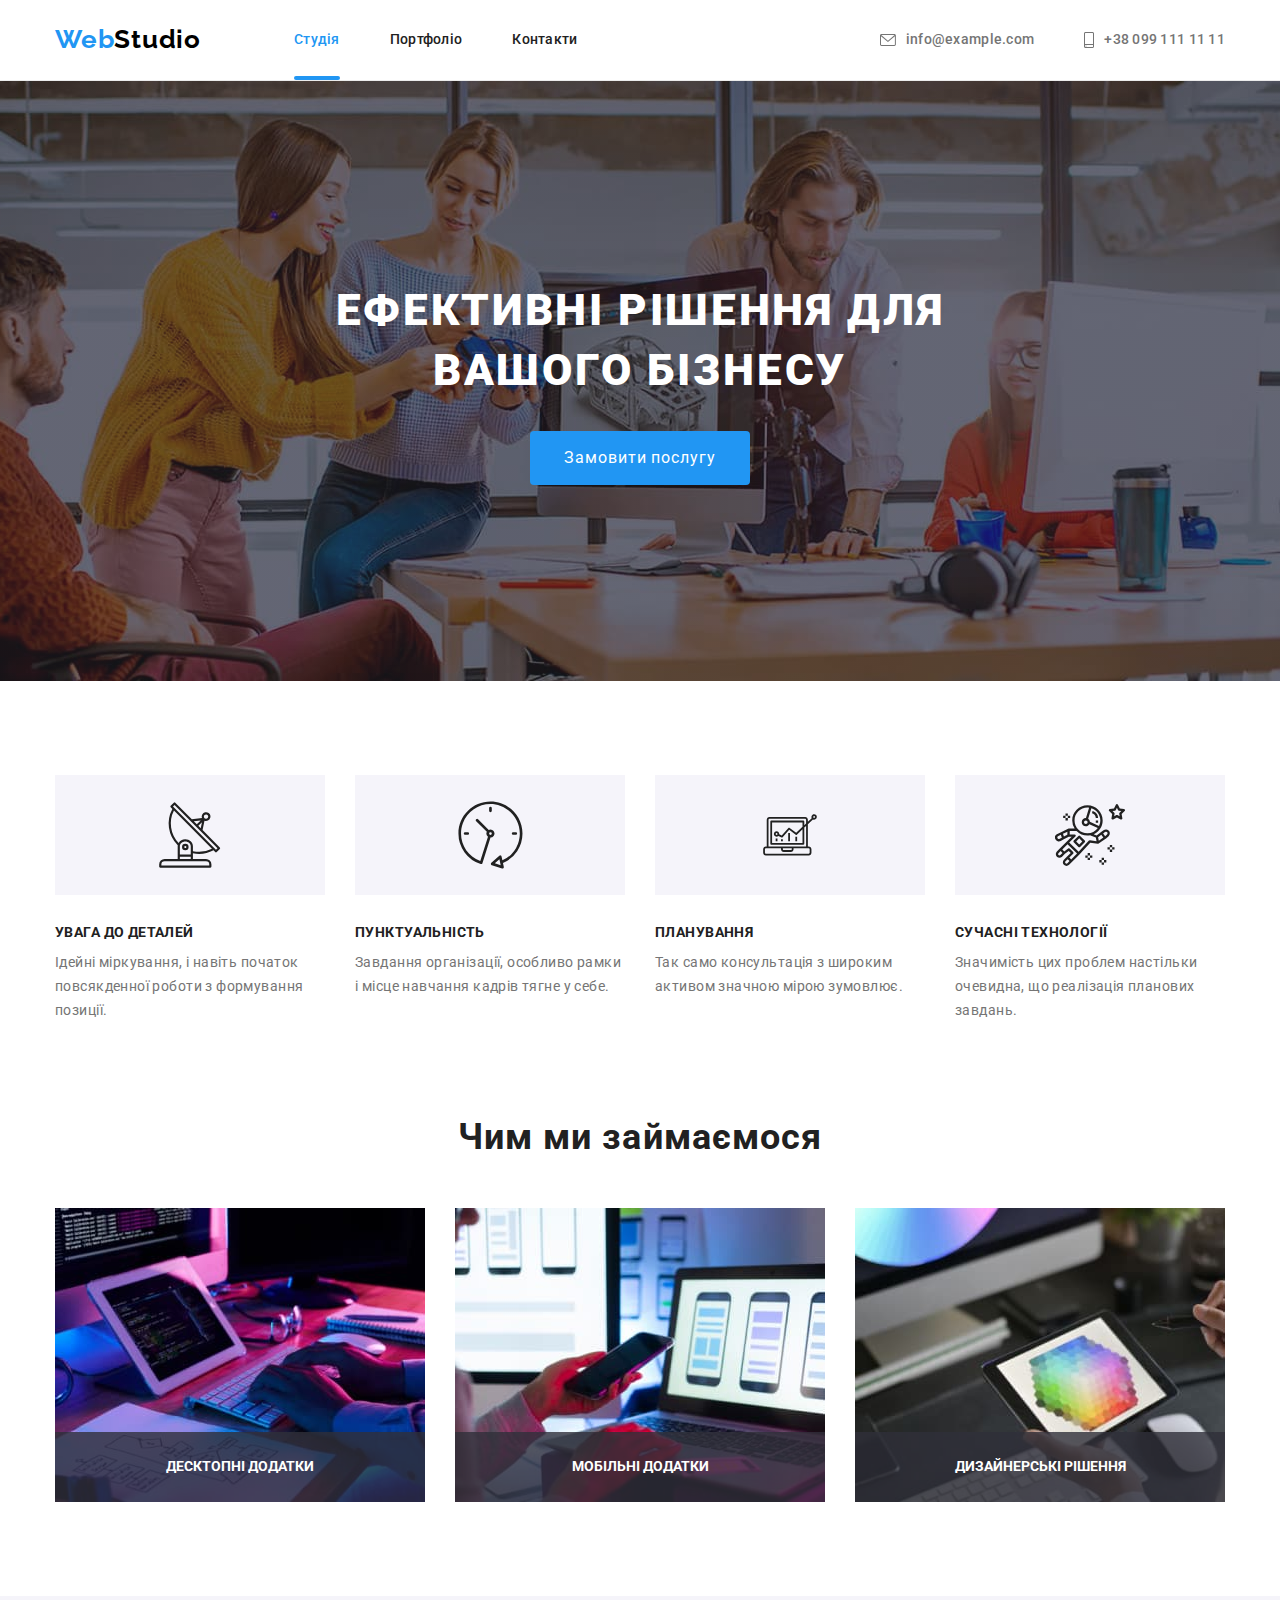
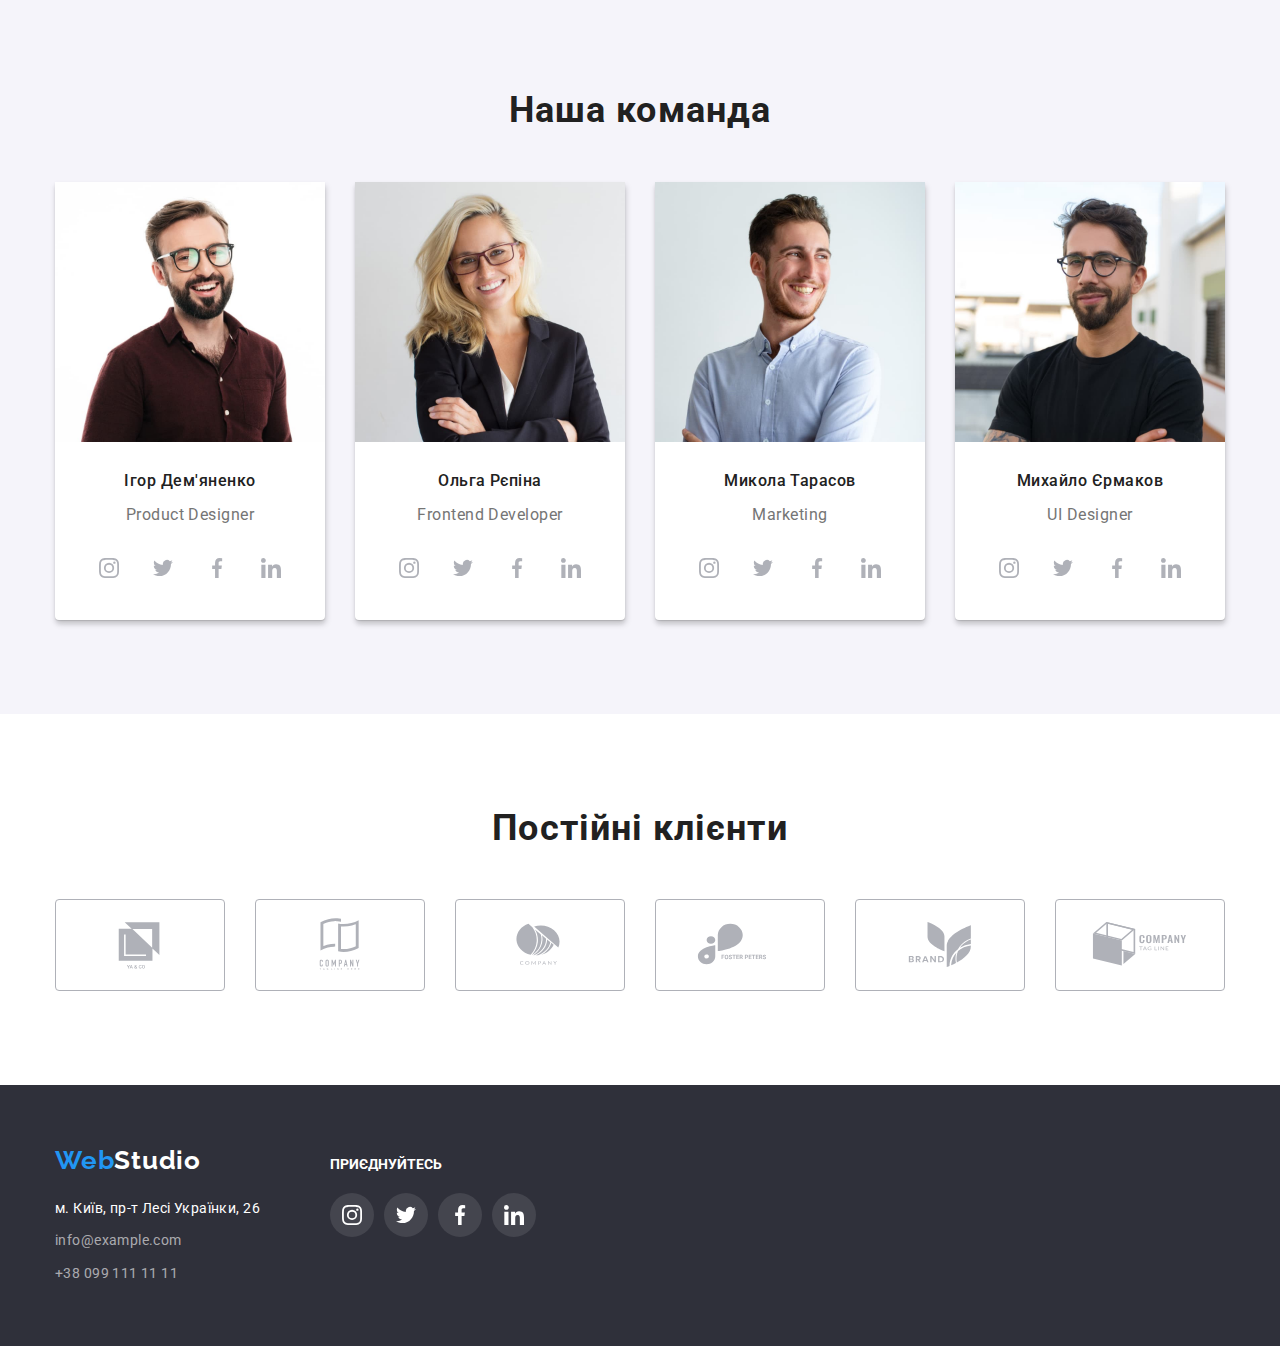
<file: index.html>
<!DOCTYPE html>
<html lang="en">
	<head>
		<meta charset="UTF-8" />
		<meta http-equiv="X-UA-Compatible" content="IE=edge" />
		<meta name="viewport" content="width=device-width, initial-scale=1.0" />
		<title>WebStudio</title>
		<link rel="preconnect" href="https://fonts.googleapis.com" />
		<link rel="preconnect" href="https://fonts.gstatic.com" crossorigin />
		<link
			href="https://fonts.googleapis.com/css2?family=Raleway:wght@700&family=Roboto:wght@400;500;700;900&display=swap"
			rel="stylesheet"
		/>
		<link
			rel="stylesheet"
			href="https://cdnjs.cloudflare.com/ajax/libs/modern-normalize/1.1.0/modern-normalize.min.css"
		/>
		<link rel="stylesheet" href="./css/styles.css" />
	</head>
	<body>
		<header class="header">
			<div class="container main-nav">
				<a href="./index.html" class="header-logo link">
					<span class="header-logo-part header-logo">Web</span><span class="header-logo-second-part header-logo">Studio</span>
				</a>

				<nav class="header-nav">
					<ul class="header-nav-list list">
						<li class="item"><a href="./index.html" class="header-link current link">Студія</a></li>
						<li class="item"><a href="./portfolio.html" class="header-link link">Портфоліо</a></li>
						<li class="item"><a href="/" class="header-link link">Контакти</a></li>
					</ul>
				</nav>
				<ul class="list header-contact">
					<li>
						<a href="mailto:info@example.com" class="header-mail link">
							<svg class="mail-soc-icon" width="16" height="12">
								<use href="./images/symbol-defs.svg#icon-envelope"></use>
							</svg>
							info@example.com
						</a>
					</li>
					<li class="header-tel-contact">
						<a href="tel:+380991111111" class="header-tel link">
							<svg class="phone-soc-icon" width="10" height="16">
								<use href="./images/symbol-defs.svg#icon-header-smartphone"></use>
							</svg>
							+38 099 111 11 11
						</a>
					</li>
				</ul>
			</div>
		</header>
		<main>
			<section class="hero">
				<div class="container">
					<h1 class="hero-title-main">Ефективні рішення для вашого бізнесу</h1>
					<button type="button" class="header-btn" data-modal-open>Замовити послугу</button>
				</div>
			</section>
			<!--Features-->
			<section class="section">
				<div class="container">
					<h2 class="visually-hidden">Наші переваги</h2>
					<ul class="hero-list list">
						<li class="hero-advantage">
							<div class="advantage-logo">
								<svg class="adv-logo-icon" width="65.32" height="70">
									<use href="./images/symbol-defs.svg#icon-antenna"></use>
								</svg>
							</div>
							<h3 class="hero-pre-title">УВАГА ДО ДЕТАЛЕЙ</h3>
							<p class="hero-text">Ідейні міркування, і навіть початок повсякденної роботи з формування позиції.</p>
						</li>
						<li class="hero-advantage">
							<div class="advantage-logo">
								<svg class="adv-logo-icon" width="66.96" height="70">
									<use href="./images/symbol-defs.svg#icon-clock"></use>
								</svg>
							</div>
							<h3 class="hero-pre-title">ПУНКТУАЛЬНІСТЬ</h3>
							<p class="hero-text">Завдання організації, особливо рамки і місце навчання кадрів тягне у себе.</p>
						</li>
						<li class="hero-advantage">
							<div class="advantage-logo">
								<svg class="adv-logo-icon" width="70" height="53.69">
									<use href="./images/symbol-defs.svg#icon-diagram-1"></use>
								</svg>
							</div>
							<h3 class="hero-pre-title">ПЛАНУВАННЯ</h3>
							<p class="hero-text">Так само консультація з широким активом значною мірою зумовлює.</p>
						</li>
						<li class="hero-advantage">
							<div class="advantage-logo">
								<svg class="adv-logo-icon" width="70" height="70">
									<use href="./images/symbol-defs.svg#icon-astronaut"></use>
								</svg>
							</div>
							<h3 class="hero-pre-title">СУЧАСНІ ТЕХНОЛОГІЇ</h3>
							<p class="hero-text">Значимість цих проблем настільки очевидна, що реалізація планових завдань.</p>
						</li>
					</ul>
				</div>
			</section>
			<section class="section work-section">
				<div class="container">
					<h2 class="hero-title">Чим ми займаємося</h2>
					<ul class="hero-item list">
						<li class="hero-item-list">
							<div class="hero-thumb">
								<img src="images/img(1).jpg" alt="development" width="370" />
								<p class="overcard-text">ДЕСКТОПНІ ДОДАТКИ</p>
							</div>
						</li>

						<li class="hero-item-list">
							<div class="hero-thumb">
								<img src="images/img(2).jpg" alt="applications" width="370" />
								<p class="overcard-text">МОБІЛЬНІ ДОДАТКИ</p>
							</div>
						</li>

						<li class="hero-item-list">
							<div class="hero-thumb">
								<img src="images/img(3).jpg" alt="colour-design" width="370" />
								<p class="overcard-text">ДИЗАЙНЕРСЬКІ РІШЕННЯ</p>
							</div>
						</li>
					</ul>
				</div>
			</section>
			<!--Team-->
			<section class="team-section section">
				<div class="container">
					<h2 class="hero-title">Наша команда</h2>
					<ul class="hero-team-list list">
						<li class="hero-team-item">
							<img src="images/img(4).jpg" class="hero-list-foto" alt="igor-demianenko" width="270" />
							<div class="hero-team-container">
								<h3 class="hero-team-member">Ігор Дем'яненко</h3>
								<p class="hero-team-text">Product Designer</p>
								<ul class="team-soc list">
									<li class="team-soc-item">
										<a href="" class="team-soc-link link">
											<svg class="team-soc-icon" width="20" height="20">
												<use href="./images/symbol-defs.svg#icon-instagram"></use>
											</svg>
										</a>
									</li>
									<li class="team-soc-item">
										<a href="" class="team-soc-link link">
											<svg class="team-soc-icon" width="20" height="20">
												<use href="./images/symbol-defs.svg#icon-twitter"></use>
											</svg>
										</a>
									</li>
									<li class="team-soc-item">
										<a href="" class="team-soc-link link">
											<svg class="team-soc-icon" width="20" height="20">
												<use href="./images/symbol-defs.svg#icon-facebook"></use>
											</svg>
										</a>
									</li>
									<li class="team-soc-item">
										<a href="" class="team-soc-link link">
											<svg class="team-soc-icon" width="20" height="20">
												<use href="./images/symbol-defs.svg#icon-linkedin"></use>
											</svg>
										</a>
									</li>
								</ul>
							</div>
						</li>
						<li class="hero-team-item">
							<img src="images/img(5).jpg" class="hero-list-foto" alt="olga-repina" width="270" />
							<div class="hero-team-container">
								<h3 class="hero-team-member">Ольга Рєпіна</h3>
								<p class="hero-team-text">Frontend Developer</p>
								<ul class="team-soc list">
									<li class="team-soc-item">
										<a href="" class="team-soc-link link">
											<svg class="team-soc-icon" width="20" height="20">
												<use href="./images/symbol-defs.svg#icon-instagram"></use>
											</svg>
										</a>
									</li>
									<li class="team-soc-item">
										<a href="" class="team-soc-link link">
											<svg class="team-soc-icon" width="20" height="20">
												<use href="./images/symbol-defs.svg#icon-twitter"></use>
											</svg>
										</a>
									</li>
									<li class="team-soc-item">
										<a href="" class="team-soc-link link">
											<svg class="team-soc-icon" width="20" height="20">
												<use href="./images/symbol-defs.svg#icon-facebook"></use>
											</svg>
										</a>
									</li>
									<li class="team-soc-item">
										<a href="" class="team-soc-link link">
											<svg class="team-soc-icon" width="20" height="20">
												<use href="./images/symbol-defs.svg#icon-linkedin"></use>
											</svg>
										</a>
									</li>
								</ul>
							</div>
						</li>
						<li class="hero-team-item">
							<img src="images/img(6).jpg" class="hero-list-foto" alt="nikolay-tarasov" width="270" />
							<div class="hero-team-container">
								<h3 class="hero-team-member">Микола Тарасов</h3>
								<p class="hero-team-text">Marketing</p>
								<ul class="team-soc list">
									<li class="team-soc-item">
										<a href="" class="team-soc-link link">
											<svg class="team-soc-icon" width="20" height="20">
												<use href="./images/symbol-defs.svg#icon-instagram"></use>
											</svg>
										</a>
									</li>
									<li class="team-soc-item">
										<a href="" class="team-soc-link link">
											<svg class="team-soc-icon" width="20" height="20">
												<use href="./images/symbol-defs.svg#icon-twitter"></use>
											</svg>
										</a>
									</li>
									<li class="team-soc-item">
										<a href="" class="team-soc-link link">
											<svg class="team-soc-icon" width="20" height="20">
												<use href="./images/symbol-defs.svg#icon-facebook"></use>
											</svg>
										</a>
									</li>
									<li class="team-soc-item">
										<a href="" class="team-soc-link link">
											<svg class="team-soc-icon" width="20" height="20">
												<use href="./images/symbol-defs.svg#icon-linkedin"></use>
											</svg>
										</a>
									</li>
								</ul>
							</div>
						</li>
						<li class="hero-team-item">
							<img src="images/img(7).jpg" class="hero-list-foto" alt="michail-ermakov" width="270" />
							<div class="hero-team-container">
								<h3 class="hero-team-member">Михайло Єрмаков</h3>
								<p class="hero-team-text">UI Designer</p>
								<ul class="team-soc list">
									<li class="team-soc-item">
										<a href="" class="team-soc-link link">
											<svg class="team-soc-icon" width="20" height="20">
												<use href="./images/symbol-defs.svg#icon-instagram"></use>
											</svg>
										</a>
									</li>
									<li class="team-soc-item">
										<a href="" class="team-soc-link link">
											<svg class="team-soc-icon" width="20" height="20">
												<use href="./images/symbol-defs.svg#icon-twitter"></use>
											</svg>
										</a>
									</li>
									<li class="team-soc-item">
										<a href="" class="team-soc-link link">
											<svg class="team-soc-icon" width="20" height="20">
												<use href="./images/symbol-defs.svg#icon-facebook"></use>
											</svg>
										</a>
									</li>
									<li class="team-soc-item">
										<a href="" class="team-soc-link link">
											<svg class="team-soc-icon" width="20" height="20">
												<use href="./images/symbol-defs.svg#icon-linkedin"></use>
											</svg>
										</a>
									</li>
								</ul>
							</div>
						</li>
					</ul>
				</div>
			</section>
			<section class="section">
				<div class="container">
					<h2 class="hero-title">Постійні клієнти</h2>
					<ul class="clients list">
						<li class="clients-list">
							<a class="clients-link" href="">
								<svg class="client-icon" width="106" height="60">
									<use href="./images/symbol-defs.svg#icon-Logo-1"></use>
								</svg>
							</a>
						</li>
						<li class="clients-list">
							<a class="clients-link" href="">
								<svg class="client-icon" width="106" height="60">
									<use href="./images/symbol-defs.svg#icon-Logo"></use>
								</svg>
							</a>
						</li>
						<li class="clients-list">
							<a class="clients-link" href="">
								<svg class="client-icon" width="106" height="60">
									<use href="./images/symbol-defs.svg#icon-Logo-2"></use>
								</svg>
							</a>
						</li>
						<li class="clients-list">
							<a class="clients-link" href="">
								<svg class="client-icon" width="106" height="60">
									<use href="./images/symbol-defs.svg#icon-Logo-3"></use>
								</svg>
							</a>
						</li>
						<li class="clients-list">
							<a class="clients-link" href="">
								<svg class="client-icon" width="106" height="60">
									<use href="./images/symbol-defs.svg#icon-Logo-4"></use>
								</svg>
							</a>
						</li>
						<li class="clients-list">
							<a class="clients-link" href="">
								<svg class="client-icon" width="106" height="60">
									<use href="./images/symbol-defs.svg#icon-Logo-5"></use>
								</svg>
							</a>
						</li>
					</ul>
				</div>
			</section>
			<div class="backdrop is-hidden" data-modal>
				<div class="modal">
					<div data-modal-close class="modal-close">
						<svg class="modal-close-icon" width="11" height="11">
							<use href="./images/symbol-defs.svg#icon-close-black-18dp-2-1-1"></use>
						</svg>
					</div>
				</div>
			</div>
		</main>
		<footer class="footer">
			<div class="container footer-container">
				<div class="footer-box">
					<a href="./index.html" class="footer-logo footer-logo-box link">
						<span class="footer-logo-part footer-logo">Web</span><span class="footer-logo-second-part footer-logo">Studio</span>
					</a>
					<address class="footer-list">
						<ul class="list">
							<li class="footer-adress-list">
								<a
									href="https://goo.gl/maps/3mXJQrNmYbc9jaJk7"
									class="footer-location link"
									target="_blank"
									rel="noopener noreferrer nofollow"
								>
									м. Київ, пр-т Лесі Українки, 26
								</a>
							</li>
							<li class="footer-adress-list">
								<a href="mailto:info@example.com" class="footer-mail link">info@example.com</a>
							</li>
							<li class="footer-adress-list">
								<a href="tel:+380991111111" class="footer-tel link">+38 099 111 11 11</a>
							</li>
						</ul>
					</address>
				</div>
				<div class="footer-soc">
					<p class="footer-soc-title">ПРИЄДНУЙТЕСЬ</p>
					<ul class="footer-soc-list list">
						<li>
							<a href="" class="footer-soc-link">
								<svg class="footer-soc-icon" width="20" height="20">
									<use href="./images/symbol-defs.svg#icon-instagram"></use>
								</svg>
							</a>
						</li>
						<li>
							<a href="" class="footer-soc-link">
								<svg class="footer-soc-icon" width="20" height="20">
									<use href="./images/symbol-defs.svg#icon-twitter"></use>
								</svg>
							</a>
						</li>
						<li>
							<a href="" class="footer-soc-link">
								<svg class="footer-soc-icon" width="20" height="20">
									<use href="./images/symbol-defs.svg#icon-facebook"></use>
								</svg>
							</a>
						</li>
						<li>
							<a href="" class="footer-soc-link">
								<svg class="footer-soc-icon" width="20" height="20">
									<use href="./images/symbol-defs.svg#icon-linkedin"></use>
								</svg>
							</a>
						</li>
					</ul>
				</div>
			</div>
		</footer>
		<script src="./js/modal.js"></script>
	</body>
</html>
</file>
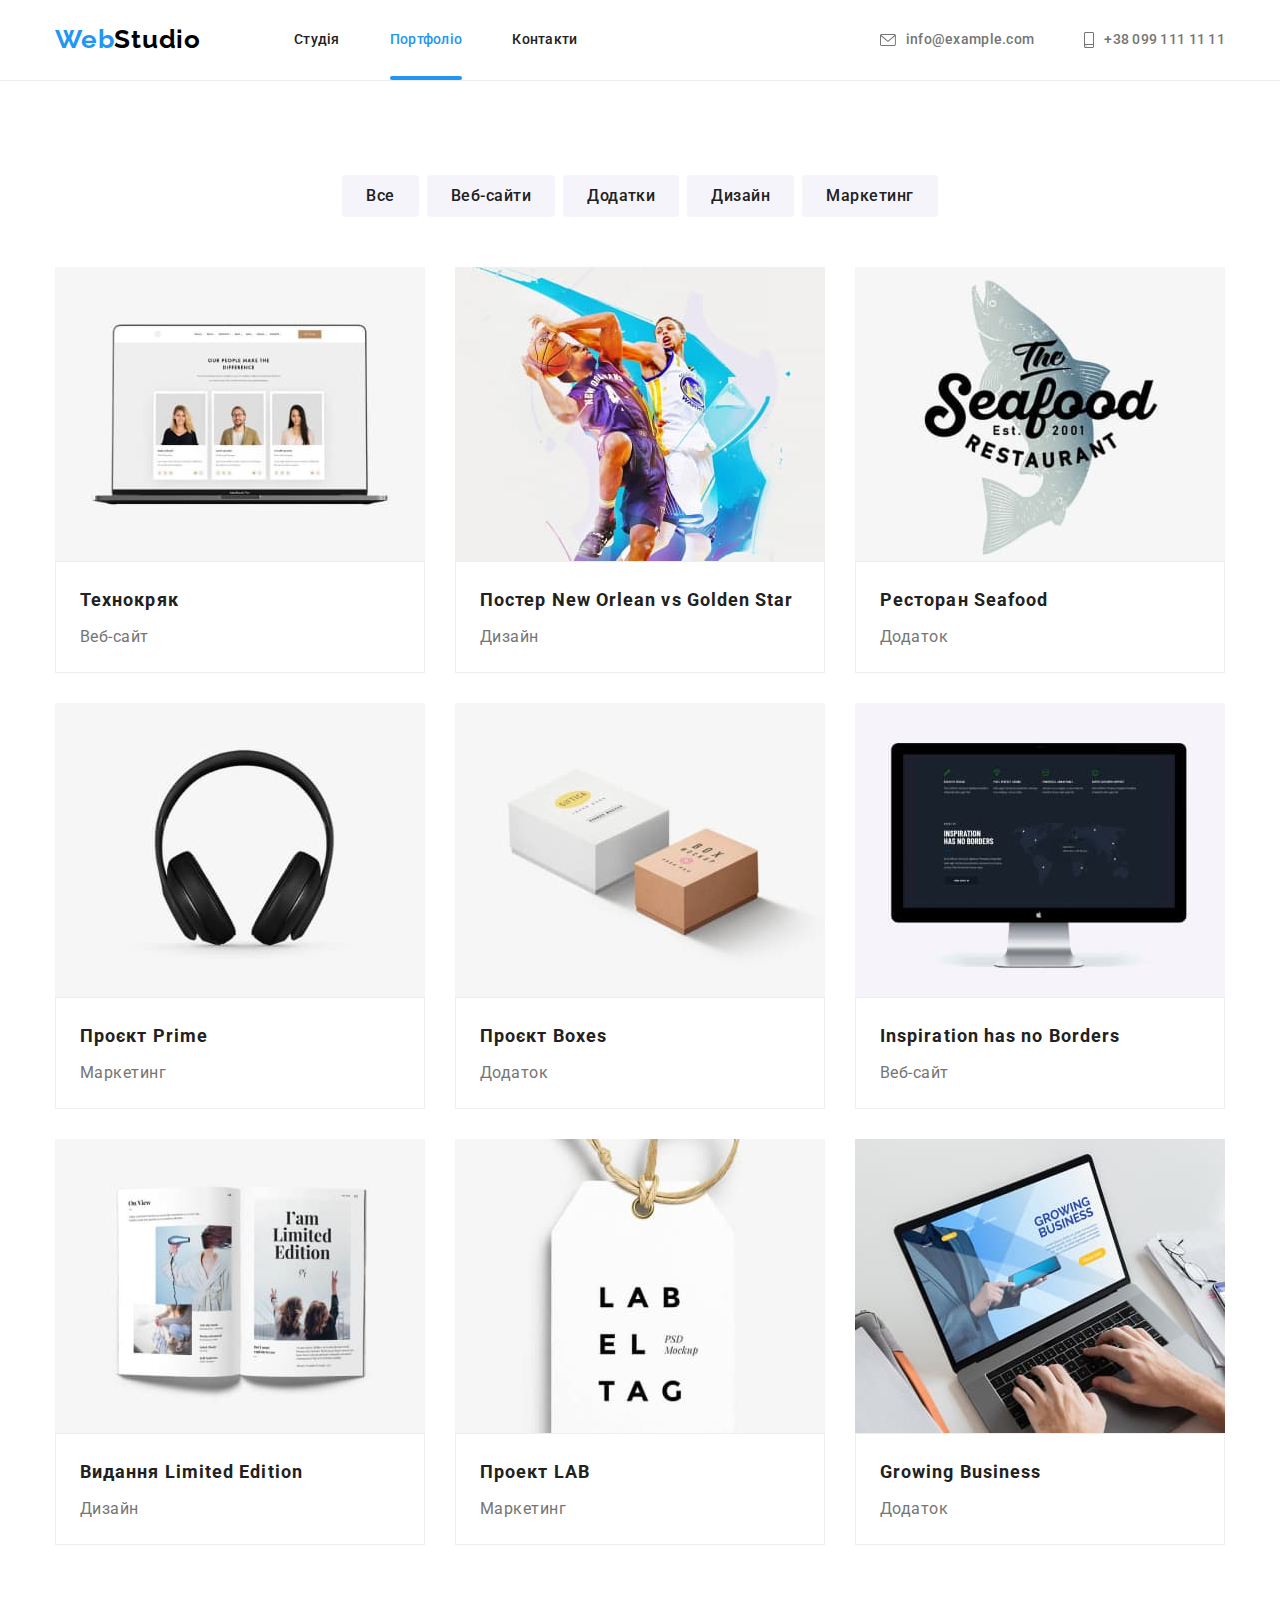
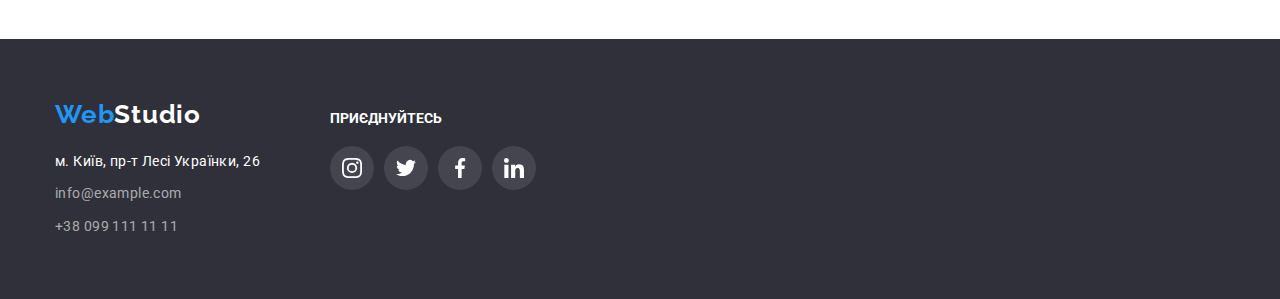
<file: portfolio.html>
<!DOCTYPE html>
<html lang="en">
	<head>
		<meta charset="UTF-8" />
		<meta http-equiv="X-UA-Compatible" content="IE=edge" />
		<meta name="viewport" content="width=device-width, initial-scale=1.0" />
		<title>WebStudio</title>
		<link rel="preconnect" href="https://fonts.googleapis.com" />
		<link rel="preconnect" href="https://fonts.gstatic.com" crossorigin />
		<link
			href="https://fonts.googleapis.com/css2?family=Raleway:wght@700&family=Roboto:wght@400;500;700;900&display=swap"
			rel="stylesheet"
		/>
		<link
			rel="stylesheet"
			href="https://cdnjs.cloudflare.com/ajax/libs/modern-normalize/1.1.0/modern-normalize.min.css"
		/>
		<link rel="stylesheet" href="./css/styles.css" />
	</head>
	<body>
		<header class="header">
			<div class="container main-nav">
				<a href="./index.html" class="header-logo link">
					<span class="header-logo-part header-logo">Web</span><span class="header-logo-second-part header-logo">Studio</span>
				</a>

				<nav class="header-nav">
					<ul class="header-nav-list list">
						<li class="item"><a href="./index.html" class="header-link link">Студія</a></li>
						<li class="item"><a href="./portfolio.html" class="header-link current link">Портфоліо</a></li>
						<li class="item"><a href="/" class="header-link link">Контакти</a></li>
					</ul>
				</nav>
				<ul class="list header-contact">
					<li>
						<a href="mailto:info@example.com" class="header-mail link">
							<svg class="mail-soc-icon" width="16" height="12">
								<use href="./images/symbol-defs.svg#icon-envelope"></use>
							</svg>
							info@example.com
						</a>
					</li>
					<li class="header-tel-contact">
						<a href="tel:+380991111111" class="header-tel link">
							<svg class="phone-soc-icon" width="10" height="16">
								<use href="./images/symbol-defs.svg#icon-header-smartphone"></use>
							</svg>
							+38 099 111 11 11
						</a>
					</li>
				</ul>
			</div>
		</header>
		<main>
			<section class="section">
				<div class="container">
					<h1 class="visually-hidden">Приклади робіт</h1>
					<ul class="list portfolio-btn-main">
						<li class="portfolio-btn-list"><button type="button" class="portfolio-btn">Все</button></li>
						<li class="portfolio-btn-list"><button type="button" class="portfolio-btn">Веб-сайти</button></li>
						<li class="portfolio-btn-list"><button type="button" class="portfolio-btn">Додатки</button></li>
						<li class="portfolio-btn-list"><button type="button" class="portfolio-btn">Дизайн</button></li>
						<li class="portfolio-btn-list"><button type="button" class="portfolio-btn">Маркетинг</button></li>
					</ul>

					<ul class="list portfolio-list">
						<li class="portfolio-element">
							<a href="" class="link project-link">
								<div class="portfolio-thumb-card">
									<img src="images/img1.jpg" alt="пример1" width="370" />
									<p class="portfolio-thumb-text">
										Ресурс пропонує комплексні пропозиції з різним рівнем функціоналу та сервісів. Все це дозволить
										відвідувачу отримати вичерпні відомості про компанію чи приватну особу.
									</p>
								</div>
								<div class="portfolio-examples-container">
									<h2 class="portfolio-examples-title">Технокряк</h2>
									<p class="portfolio-examples-text">Веб-сайт</p>
								</div>
							</a>
						</li>
						<li class="portfolio-element">
							<a href="" class="link project-link">
								
								<div class="portfolio-thumb-card">
									<img src="images/img2.jpg" alt="пример2" width="370" />
									<p class="portfolio-thumb-text">
										Ресурс пропонує комплексні пропозиції з різним рівнем функціоналу та сервісів. Все це дозволить
										відвідувачу отримати вичерпні відомості про компанію чи приватну особу.
									</p>
								</div>
								<div class="portfolio-examples-container">
									<h2 class="portfolio-examples-title">Постер New Orlean vs Golden Star</h2>
									<p class="portfolio-examples-text">Дизайн</p>
								</div>
							</a>
						</li>
						<li class="portfolio-element">
							<a href="" class="link project-link">
								<div class="portfolio-thumb-card">
									<img src="images/img3.jpg" alt="пример3" width="370" />
									<p class="portfolio-thumb-text">
										Ресурс пропонує комплексні пропозиції з різним рівнем функціоналу та сервісів. Все це дозволить
										відвідувачу отримати вичерпні відомості про компанію чи приватну особу.
									</p>
								</div>
								<div class="portfolio-examples-container">
									<h2 class="portfolio-examples-title">Ресторан Seafood</h2>
									<p class="portfolio-examples-text">Додаток</p>
								</div>
							</a>
						</li>
						<li class="portfolio-element">
							<a href="" class="link project-link">
								<div class="portfolio-thumb-card">
									<img src="images/img4.jpg" alt="пример4" width="370" />
									<p class="portfolio-thumb-text">
										Ресурс пропонує комплексні пропозиції з різним рівнем функціоналу та сервісів. Все це дозволить
										відвідувачу отримати вичерпні відомості про компанію чи приватну особу.
									</p>
								</div>
								<div class="portfolio-examples-container">
									<h2 class="portfolio-examples-title">Проєкт Prime</h2>
									<p class="portfolio-examples-text">Маркетинг</p>
								</div>
							</a>
						</li>
						<li class="portfolio-element">
							<a href="" class="link project-link">
								<div class="portfolio-thumb-card">
									<img src="images/img5.jpg" alt="пример5" width="370" />
									<p class="portfolio-thumb-text">
										Ресурс пропонує комплексні пропозиції з різним рівнем функціоналу та сервісів. Все це дозволить
										відвідувачу отримати вичерпні відомості про компанію чи приватну особу.
									</p>
								</div>
								<div class="portfolio-examples-container">
									<h2 class="portfolio-examples-title">Проєкт Boxes</h2>
									<p class="portfolio-examples-text">Додаток</p>
								</div>
							</a>
						</li>
						<li class="portfolio-element">
							<a href="" class="link project-link">
								<div class="portfolio-thumb-card">
									<img src="images/img6.jpg" alt="пример6" width="370" />
									<p class="portfolio-thumb-text">
										Ресурс пропонує комплексні пропозиції з різним рівнем функціоналу та сервісів. Все це дозволить
										відвідувачу отримати вичерпні відомості про компанію чи приватну особу.
									</p>
								</div>
								<div class="portfolio-examples-container">
									<h2 class="portfolio-examples-title">Inspiration has no Borders</h2>
									<p class="portfolio-examples-text">Веб-сайт</p>
								</div>
							</a>
						</li>
						<li class="portfolio-element">
							<a href="" class="link project-link">
								<div class="portfolio-thumb-card">
									<img src="images/img7.jpg" alt="пример7" width="370" />
									<p class="portfolio-thumb-text">
										Ресурс пропонує комплексні пропозиції з різним рівнем функціоналу та сервісів. Все це дозволить
										відвідувачу отримати вичерпні відомості про компанію чи приватну особу.
									</p>
								</div>
								<div class="portfolio-examples-container">
									<h2 class="portfolio-examples-title">Видання Limited Edition</h2>
									<p class="portfolio-examples-text">Дизайн</p>
								</div>
							</a>
						</li>
						<li class="portfolio-element">
							<a href="" class="link project-link">
								<div class="portfolio-thumb-card">
									<img src="images/img8.jpg" alt="пример8" width="370" />
									<p class="portfolio-thumb-text">
										Ресурс пропонує комплексні пропозиції з різним рівнем функціоналу та сервісів. Все це дозволить
										відвідувачу отримати вичерпні відомості про компанію чи приватну особу.
									</p>
								</div>
								<div class="portfolio-examples-container">
									<h2 class="portfolio-examples-title">Проект LAB</h2>
									<p class="portfolio-examples-text">Маркетинг</p>
								</div>
							</a>
						</li>
						<li class="portfolio-element">
							<a href="" class="link project-link">
								<div class="portfolio-thumb-card">
									<img src="images/img9.jpg" alt="пример9" width="370" />
									<p class="portfolio-thumb-text">
										Ресурс пропонує комплексні пропозиції з різним рівнем функціоналу та сервісів. Все це дозволить
										відвідувачу отримати вичерпні відомості про компанію чи приватну особу.
									</p>
								</div>
								<div class="portfolio-examples-container">
									<h2 class="portfolio-examples-title">Growing Business</h2>
									<p class="portfolio-examples-text">Додаток</p>
								</div>
							</a>
						</li>
					</ul>
				</div>
			</section>
		</main>
		<footer class="footer">
			<div class="container footer-container">
				<div class="footer-box">
					<a href="./index.html" class="footer-logo footer-logo-box link">
						<span class="footer-logo-part footer-logo">Web</span><span class="footer-logo-second-part footer-logo">Studio</span>
					</a>
					<address class="footer-list">
						<ul class="list">
							<li class="footer-adress-list">
								<a
									href="https://goo.gl/maps/3mXJQrNmYbc9jaJk7"
									class="footer-location link"
									target="_blank"
									rel="noopener noreferrer nofollow"
								>
									м. Київ, пр-т Лесі Українки, 26
								</a>
							</li>
							<li class="footer-adress-list">
								<a href="mailto:info@example.com" class="footer-mail link">info@example.com</a>
							</li>
							<li class="footer-adress-list">
								<a href="tel:+380991111111" class="footer-tel link">+38 099 111 11 11</a>
							</li>
						</ul>
					</address>
				</div>
				<div class="footer-soc">
					<p class="footer-soc-title">ПРИЄДНУЙТЕСЬ</p>
					<ul class="footer-soc-list list">
						<li>
							<a href="" class="footer-soc-link">
								<svg class="footer-soc-icon" width="20" height="20">
									<use href="./images/symbol-defs.svg#icon-instagram"></use>
								</svg>
							</a>
						</li>
						<li>
							<a href="" class="footer-soc-link">
								<svg class="footer-soc-icon" width="20" height="20">
									<use href="./images/symbol-defs.svg#icon-twitter"></use>
								</svg>
							</a>
						</li>
						<li>
							<a href="" class="footer-soc-link">
								<svg class="footer-soc-icon" width="20" height="20">
									<use href="./images/symbol-defs.svg#icon-facebook"></use>
								</svg>
							</a>
						</li>
						<li>
							<a href="" class="footer-soc-link">
								<svg class="footer-soc-icon" width="20" height="20">
									<use href="./images/symbol-defs.svg#icon-linkedin"></use>
								</svg>
							</a>
						</li>
					</ul>
				</div>
			</div>
		</footer>
	</body>
</html>
</file>
<file: css/styles.css>
:root {
	--primary-text-color: #757575;
	--primary-title-color: #212121;
	--accent-color: #2196f3;
}

body {
	font-family: "roboto", sans-serif;
	color: var(--primary-text-color);
}
.visually-hidden {
	position: absolute;
	width: 1px;
	height: 1px;
	margin: -1px;
	border: 0;
	padding: 0;
	white-space: nowrap;
	clip-path: inset(100%);
	clip: rect(0 0 0 0);
	overflow: hidden;
}
.link {
	text-decoration: none;
}
.list {
	list-style: none;
}

ul,
p,
h1,
h2,
h3,
h4,
h5,
h6 {
	margin: 0;
	padding: 0px;
}

.container {
	width: 1200px;
	margin-left: auto;
	margin-right: auto;
	padding-left: 15px;
	padding-right: 15px;
}

.header {
	border-bottom: 1px solid #ececec;
}
.header-logo {
	font-family: "Raleway", sans-serif;
	font-weight: 700;
	font-size: 26px;
	line-height: 1.2;
	letter-spacing: 0.03em;
}
.header-logo-part {
	color: var(--accent-color);
}
.header-logo-second-part {
	color: #000000;
}
.header-nav {
	color: var(--primary-title-color);
	font-weight: 500;
	font-size: 14px;
	line-height: 1.14;
	letter-spacing: 0.02em;
	margin-left: 93px;
}
.header-nav-list {
	display: flex;
}
.item:last-child {
	margin-right: 0px;
}
.item {
	margin-right: 50px;
}
.main-nav {
	display: flex;
	align-items: center;
	padding-top: 24px;
	padding-bottom: 25px;
}
.header-contact {
	display: flex;
	margin-left: auto;
}

.header-tel-contact {
	margin-left: 50px;
}

.header-btn {
	display: block;
	box-sizing: border-box;
	padding: 10px 32px;
	margin: 30px auto 0;
	border-radius: 4px;
	border-color: transparent;

	font-family: inherit;
	color: #ffffff;
	background-color: var(--accent-color);
	font-weight: 696px;
	font-size: 16px;
	line-height: 1.87;
	align-items: center;
	text-align: center;
	letter-spacing: 0.06em;
}

.header-btn:hover,
.header-btn:focus {
	cursor: pointer;
}
.header-link {
	color: var(--primary-title-color);
	font-weight: 500;
	font-size: 14px;
	line-height: 1.14;
	letter-spacing: 0.02em;
	transition-property: color;
	transition-duration: 250ms;
	transition-timing-function: cubic-bezier(0.4, 0, 0.2, 1);
	padding-top: 32px;
	padding-bottom: 32px;
}

.current {
	color: var(--accent-color);
	position: relative;
}

.current::after {
	position: absolute;
	display: block;
	content: "";
	background-color: var(--accent-color);
	width: 100%;
	height: 4px;
	border-radius: 2px;
	left: 0;
	bottom: -1px;
}

.header-link:hover,
.header-link:focus,
.header-tel:hover,
.header-tel:focus,
.header-mail:hover,
.header-mail:focus {
	color: var(--accent-color);
}
.header-mail:hover .mail-soc-icon,
.header-mail:focus .mail-soc-icon {
	fill: #2196f3;
}

.header-tel:hover .phone-soc-icon,
.header-tel:focus .phone-soc-icon {
	fill: #2196f3;
}

.current::after {
	content: "";
	background-color: var(--accent-color);
}

.header-mail,
.header-tel {
	display: flex;
	align-items: center;
	color: var(--primary-text-color);
	font-weight: 500;
	font-size: 14px;
	line-height: 1.14;
	letter-spacing: 0.02em;

	transition-property: color;
	transition-duration: 250ms;
	transition-timing-function: cubic-bezier(0.4, 0, 0.2, 1);
}

.mail-soc-icon {
	fill: #757575;
	width: 16px;
	height: 12px;
	background-color: #ffffff;
	margin-right: 10px;
	transition-property: fill;
	transition-duration: 250ms;
	transition-timing-function: cubic-bezier(0.4, 0, 0.2, 1);
}

.phone-soc-icon {
	fill: #757575;
	width: 10px;
	height: 16px;
	background-color: #ffffff;
	margin-right: 10px;
	transition-property: fill;
	transition-duration: 250ms;
	transition-timing-function: cubic-bezier(0.4, 0, 0.2, 1);
}

/*Main*/

.section {
	padding: 94px 0px;
}
.work-section {
	padding-top: 0px;
}

.hero-list {
	display: flex;
	padding: 0px 0px;
}
.hero-advantage {
	margin-right: 30px;
	width: 270px;
}
.hero-advantage:last-child {
	margin-right: 0px;
}
.hero-pre-title {
	margin-bottom: 10px;
}
.hero {
	max-width: 1600px;
	height: 600px;
	margin-left: auto;
	margin-right: auto;
	background-image: linear-gradient(rgba(47, 48, 58, 0.4), rgba(47, 48, 58, 0.4)), url(../images/hero.jpg);
	background-repeat: no-repeat;
	background-position: center;
	background-size: cover;
	background-color: #2f303a;
	padding-top: 200px;
	padding-bottom: 200px;
}

.hero-title {
	margin-bottom: 50px;
}
img {
	display: block;
	max-width: 100%;
	height: auto;
}

.overcard-text {
	position: absolute;
	display: flex;
	justify-content: center;
	align-items: center;
	bottom: 0;
	color: rgba(255, 255, 255, 1);
	width: 100%;
	height: 70px;
	font-size: 14px;
	line-height: 1.4;
	font-weight: 700;
	background-color: rgba(47, 48, 58, 0.8);
}

.hero-thumb {
	position: relative;
}

.hero-item {
	display: flex;
	padding-left: 0px;
}
.hero-item-list {
	margin-right: 30px;
}
.hero-item-list:last-child {
	margin-right: 0px;
}
.hero-title-main {
	margin-left: auto;
	margin-right: auto;
	max-width: 696px;
	font-weight: 900;
	font-size: 44px;
	line-height: 1.36;
	text-align: center;
	letter-spacing: 0.06em;
	text-transform: uppercase;
	color: #ffffff;
}
.hero-pre-title {
	color: var(--primary-title-color);
	font-weight: 700;
	font-size: 14px;
	line-height: 1.14;
	letter-spacing: 0.03em;
	text-transform: uppercase;
}
.hero-title {
	color: var(--primary-title-color);
	font-weight: 700;
	font-size: 36px;
	line-height: 1.16;
	text-align: center;
	letter-spacing: 0.03em;
}

.advantage-logo {
	width: 270px;
	height: 120px;
	background-color: #f5f4fa;
	display: flex;
	justify-content: center;
	align-items: center;
	margin-bottom: 30px;
}
.adv-logo-icon {
	fill: #212121;
}

.team-section {
	background-color: #f5f4fa;
}
.hero-team-list {
	display: flex;
}
.hero-team-item {
	margin-right: 30px;
	background-color: #fff;
	box-shadow: 0px 1px 1px rgba(0, 0, 0, 0.12), 0px 4px 4px rgba(0, 0, 0, 0.06), 1px 4px 6px rgba(0, 0, 0, 0.16);
	border-radius: 0px 0px 4px 4px;
}
.hero-team-item:last-child {
	margin-right: 0px;
}
.hero-team-member {
	color: var(--primary-title-color);
	font-weight: 500;
	font-size: 16px;
	line-height: 1.18;
	text-align: center;
	letter-spacing: 0.03em;
	margin-bottom: 10px;
}
.hero-text,
.hero-team-text {
	color: var(--primary-text-color);
}
.hero-text {
	font-size: 14px;
	line-height: 1.7;
	letter-spacing: 0.03em;
}
.hero-team-text {
	font-size: 16px;
	line-height: 1.8;
	text-align: center;
	letter-spacing: 0.03em;
	margin-bottom: 16px;
}
.hero-team-container {
	padding-top: 30px;
	padding-bottom: 30px;
}

.team-soc {
	display: flex;
	justify-content: center;
	gap: 10px;
}
.team-soc-link {
	width: 44px;
	height: 44px;
	border-radius: 50%;
	background-color: #ffffff;
	display: flex;
	justify-content: center;
	align-items: center;
	transition: background-color 250ms cubic-bezier(0.4, 0, 0.2, 1);
}
.team-soc-link:hover,
.team-soc-link:focus {
	background-color: #2196f3;
}

.team-soc-link:hover .team-soc-icon,
.team-soc-link:focus .team-soc-icon {
	fill: #ffffff;
}

.team-soc-icon {
	fill: #afb1b8;
	transition-property: fill;
	transition-duration: 250ms;
	transition-timing-function: cubic-bezier(0.4, 0, 0.2, 1);
}

/*clients*/

.clients {
	display: flex;
	justify-content: center;
	align-items: center;
}
.clients-list {
	margin-right: 30px;
}
.client-icon {
	fill: #afb1b8;
	transition-property: fill;
	transition-duration: 250ms;
	transition-timing-function: cubic-bezier(0.4, 0, 0.2, 1);
}

.clients-link:hover,
.clients-link:focus {
	border-color: #2196f3;
}

.clients-link:hover .client-icon,
.clients-link:focus .client-icon {
	fill: #2196f3;
}

.clients-list:last-child {
	margin-right: 0px;
}

.clients-link {
	border: 1px solid rgba(175, 177, 184, 1);
	width: 170px;
	height: 92px;
	display: flex;
	justify-content: center;
	align-items: center;
	border-radius: 4px;
	transition-property: border-color;
	transition-duration: 250ms;
	transition-timing-function: cubic-bezier(0.4, 0, 0.2, 1);
}
/*footer*/
.footer {
	padding-top: 60px;
	padding-bottom: 60px;
}
.footer-logo {
	font-family: "Raleway", sans-serif;
	font-weight: 700;
	font-size: 26px;
	line-height: 1.2;
	letter-spacing: 0.03em;
}

.footer-logo-box {
	display: block;
	margin-bottom: 20px;
}
.footer-adress-list {
	margin-bottom: 9px;
}
.footer-adress-list:last-child {
	margin-bottom: 0px;
}
.footer-logo-part {
	color: var(--accent-color);
}
.footer-logo-second-part {
	color: #ffffff;
}
.footer {
	background-color: #2f303a;
}
.footer-location {
	font-style: normal;
	font-size: 14px;
	line-height: 1.7;
	letter-spacing: 0.03em;
	color: #ffffff;
}
.footer-mail,
.footer-tel {
	font-style: normal;
	font-size: 14px;
	line-height: 1.7;
	letter-spacing: 0.03em;
	color: rgba(255, 255, 255, 0.6);
}

.footer-soc-title {
	margin-bottom: 20px;
	display: block;
	font-style: normal;
	font-size: 14px;
	font-weight: 700;
	color: #ffffff;
}

.footer-soc-link {
	display: flex;
	justify-content: center;
	align-items: center;
	width: 44px;
	height: 44px;
	border-radius: 50%;
	background-color: rgba(255, 255, 255, 0.1);
	transition-property: background-color;
	transition-duration: 250ms;
	transition-timing-function: cubic-bezier(0.4, 0, 0.2, 1);
}
.footer-soc-icon {
	fill: #ffffff;
	transition-property: fill;
	transition-duration: 250ms;
	transition-timing-function: cubic-bezier(0.4, 0, 0.2, 1);
}
.footer-soc-link:hover,
.footer-soc-link:focus {
	background-color: #2196f3;
}
.footer-container {
	display: flex;
	align-items: baseline;
}

.footer-soc-list {
	display: flex;
	gap: 10px;
}

.footer-soc {
	margin-left: 70px;
}
/*portfolio*/
.portfolio-btn-main {
	display: flex;
	margin-bottom: 50px;
	justify-content: center;
}

.portfolio-btn {
	border-radius: 4px;
	border-color: transparent;
	padding: 6px 22px 6px 22px;
	font-family: inherit;
	color: var(--primary-title-color);
	background-color: #f5f4fa;
	font-weight: 500;
	font-size: 16px;
	line-height: 1.6;
	text-align: center;
	letter-spacing: 0.03em;
	transition-property: background-color, box-shadow, color;
	transition-duration: 250ms;
	transition-timing-function: cubic-bezier(0.4, 0, 0.2, 1);
}

.portfolio-btn-list {
	margin-right: 8px;
}

.portfolio-btn-list:last-child {
	margin-right: 0px;
}

.portfolio-btn:hover,
.portfolio-btn:focus {
	color: #ffffff;
	cursor: pointer;
	background-color: var(--accent-color);
	display: block;
	box-shadow: 0px 1px 1px rgba(0, 0, 0, 0.12), 0px 4px 4px rgba(0, 0, 0, 0.06), 1px 4px 6px rgba(0, 0, 0, 0.16);
}

.portfolio-list {
	display: flex;
	flex-wrap: wrap;
}

.portfolio-thumb-text {
	position: absolute;
	top: 0;
	left: 0;
	color: rgba(255, 255, 255, 1);
	font-weight: 400;
	font-size: 18px;
	line-height: 1.55;
	background-color: rgba(33, 150, 243, 0.9);
	height: 100%;
	padding: 63px 24px;
	transform: translateY(100%);
	transition-property: transform;
	transition-duration: 250ms;
	transition-timing-function: cubic-bezier(0.4, 0, 0.2, 1);
}
.portfolio-thumb-card {
	position: relative;
	overflow: hidden;
}

.portfolio-element {
	width: 370px;
	margin-right: 30px;
	margin-bottom: 30px;
	}

	.project-link:hover .portfolio-thumb-text {
		transform: translateY(0)
	}

	.project-link:focus .portfolio-thumb-text {
		transform: translateY(0)
	}

.portfolio-element:nth-last-child(-n + 3) {
	margin-bottom: 0px;
}

.portfolio-element:nth-child(3n) {
	margin-right: 0px;
}

.project-link {
	display: block;
	transition-property: box-shadow;
	transition-duration: 250ms;
	transition-timing-function: cubic-bezier(0.4, 0, 0.2, 1);
}
.project-link:hover,
.project-link:focus {
	box-shadow: 0px 1px 1px rgba(0, 0, 0, 0.12), 0px 4px 4px rgba(0, 0, 0, 0.06), 1px 4px 6px rgba(0, 0, 0, 0.16);
}
.portfolio-examples-title {
	margin-bottom: 4px;
	color: var(--primary-title-color);
	font-weight: 700;
	font-size: 18px;
	line-height: 2;
	letter-spacing: 0.06em;
}
.portfolio-examples-text {
	color: var(--primary-text-color);
	font-size: 16px;
	line-height: 1.87;
	letter-spacing: 0.03em;
}

.portfolio-examples-container {
	padding: 20px 24px 20px 24px;
	border: 1px solid #eeeeee;
}

/*modal window*/

.backdrop {
	position: fixed;
	top: 0;
	left: 0;
	width: 100%;
	height: 100%;
	border-radius: 4px;
	background-color: rgba(0, 0, 0, 0.2);

	transition-property: opacity;
	transition-duration: 500ms;
	transition-timing-function: cubic-bezier(0.4, 0, 0.2, 1);
}

.backdrop.is-hidden {
	opacity: 0;
	pointer-events: none;
}

.modal {
	position: absolute;
	top: 50%;
	left: 50%;
	transform: translate(-50%, -50%);
	width: 528px;
	height: 521px;
	background-color: rgba(255, 255, 255, 1);
}

.modal-close {
	display: flex;
	justify-content: center;
	align-items: center;
	width: 30px;
	height: 30px;
	border: 1px solid rgba(0, 0, 0, 0.1);
	border-radius: 50%;
	background-color: rgba(255, 255, 255, 1);
	margin: 8px 8px 543px 490px;
}

.modal-close:hover,
.modal-close:focus {
	cursor: pointer;
}
</file>
